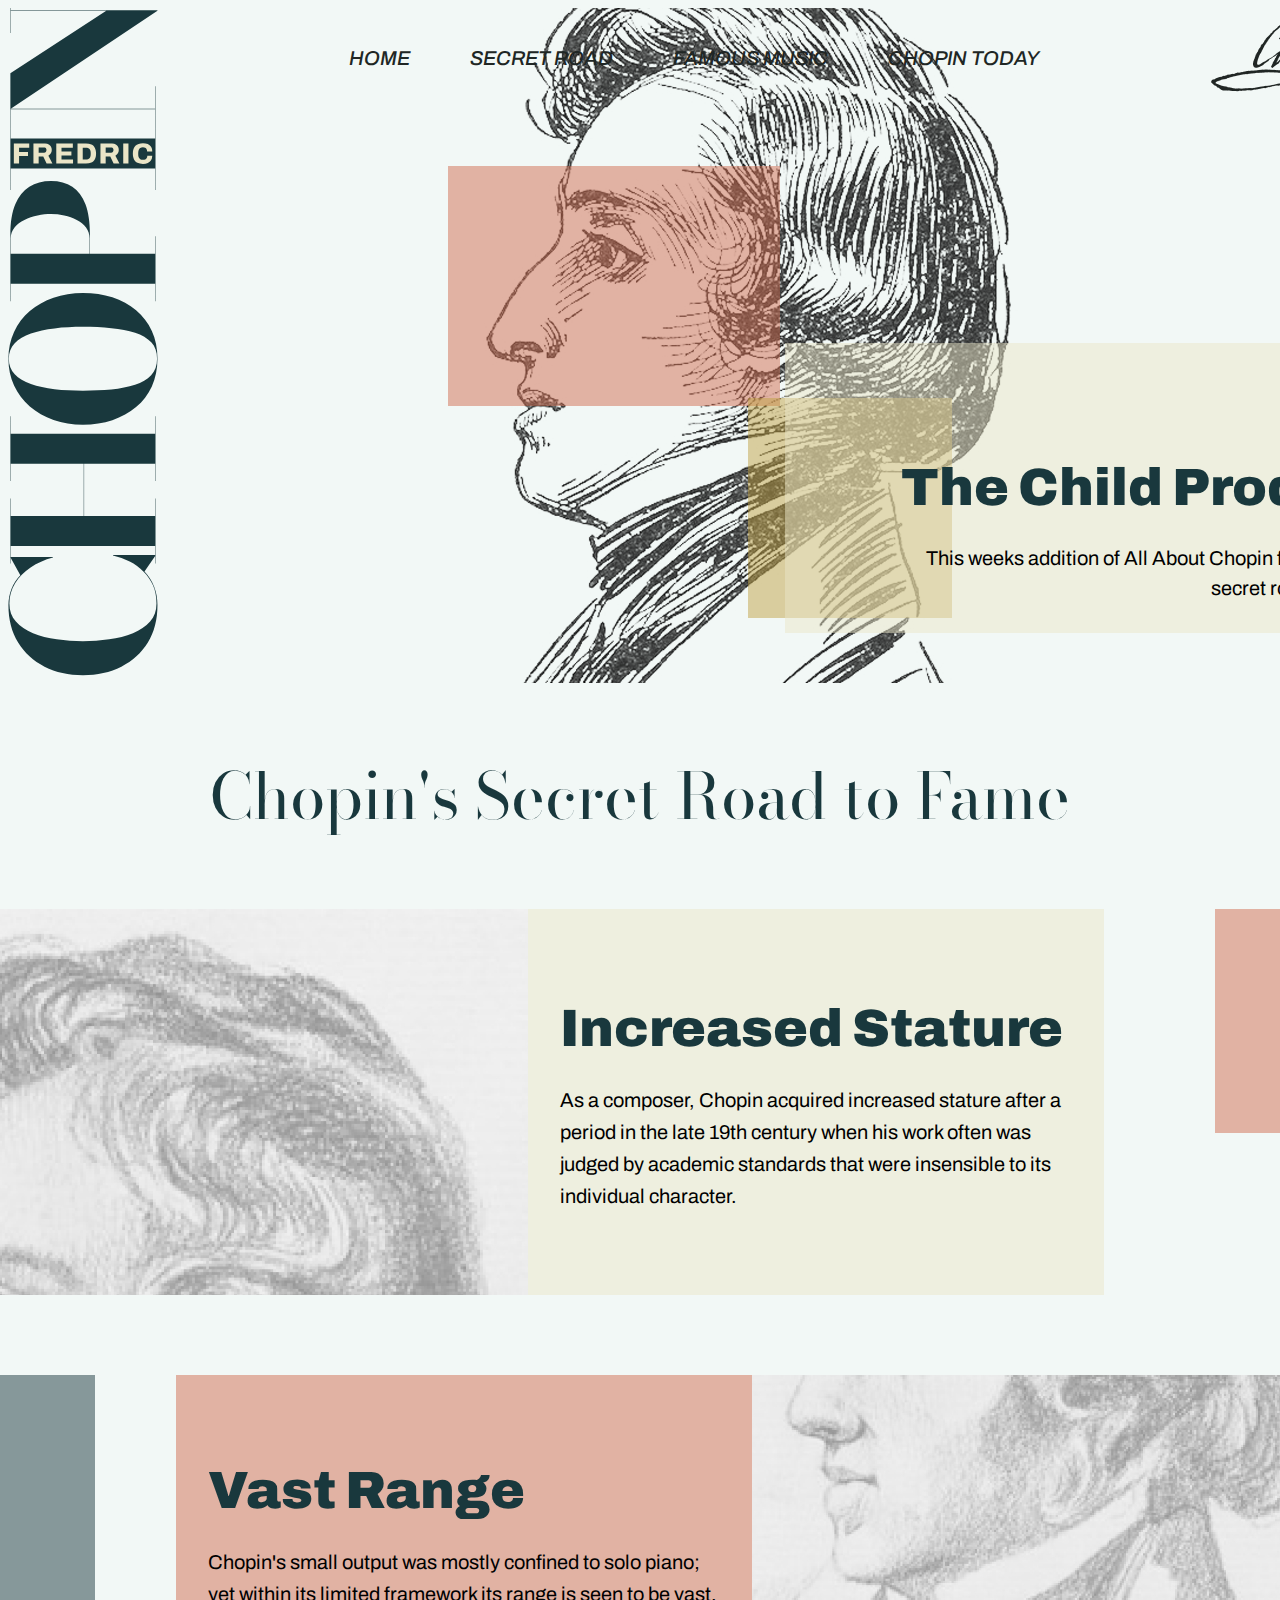
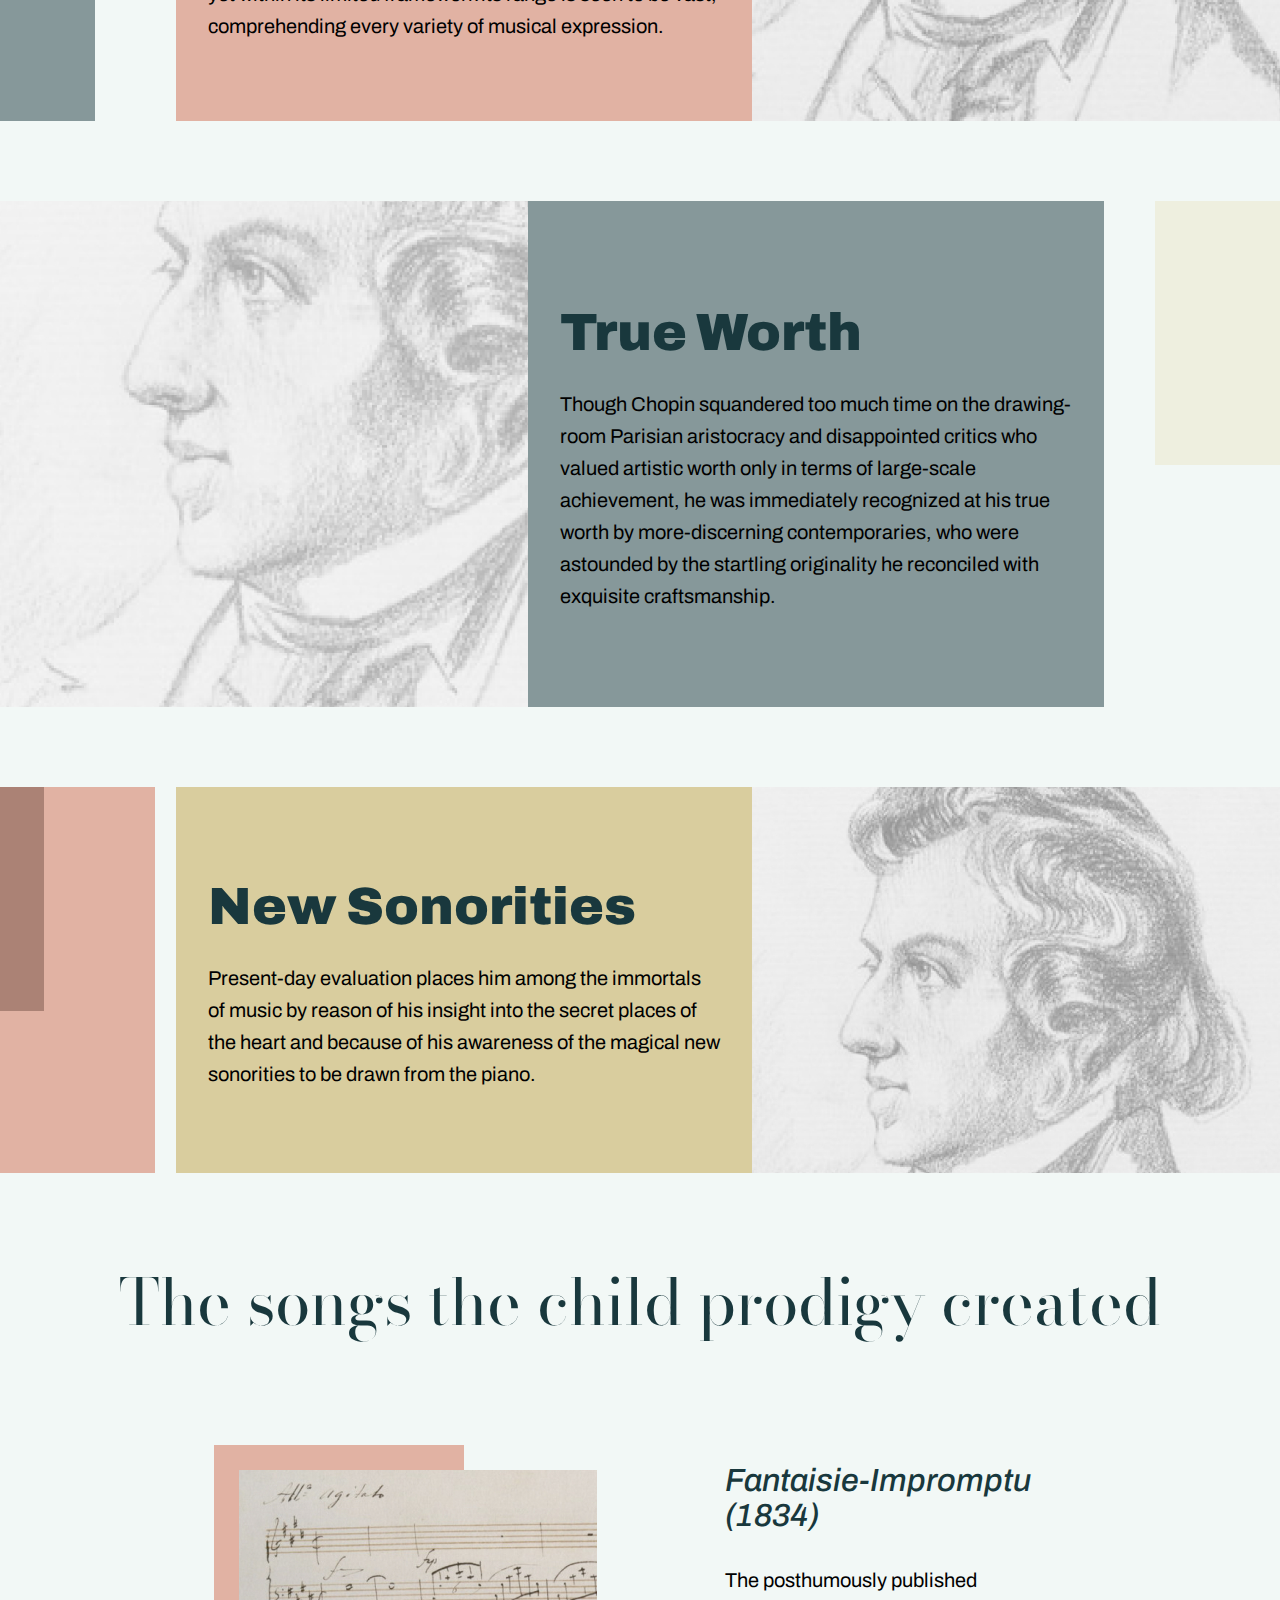
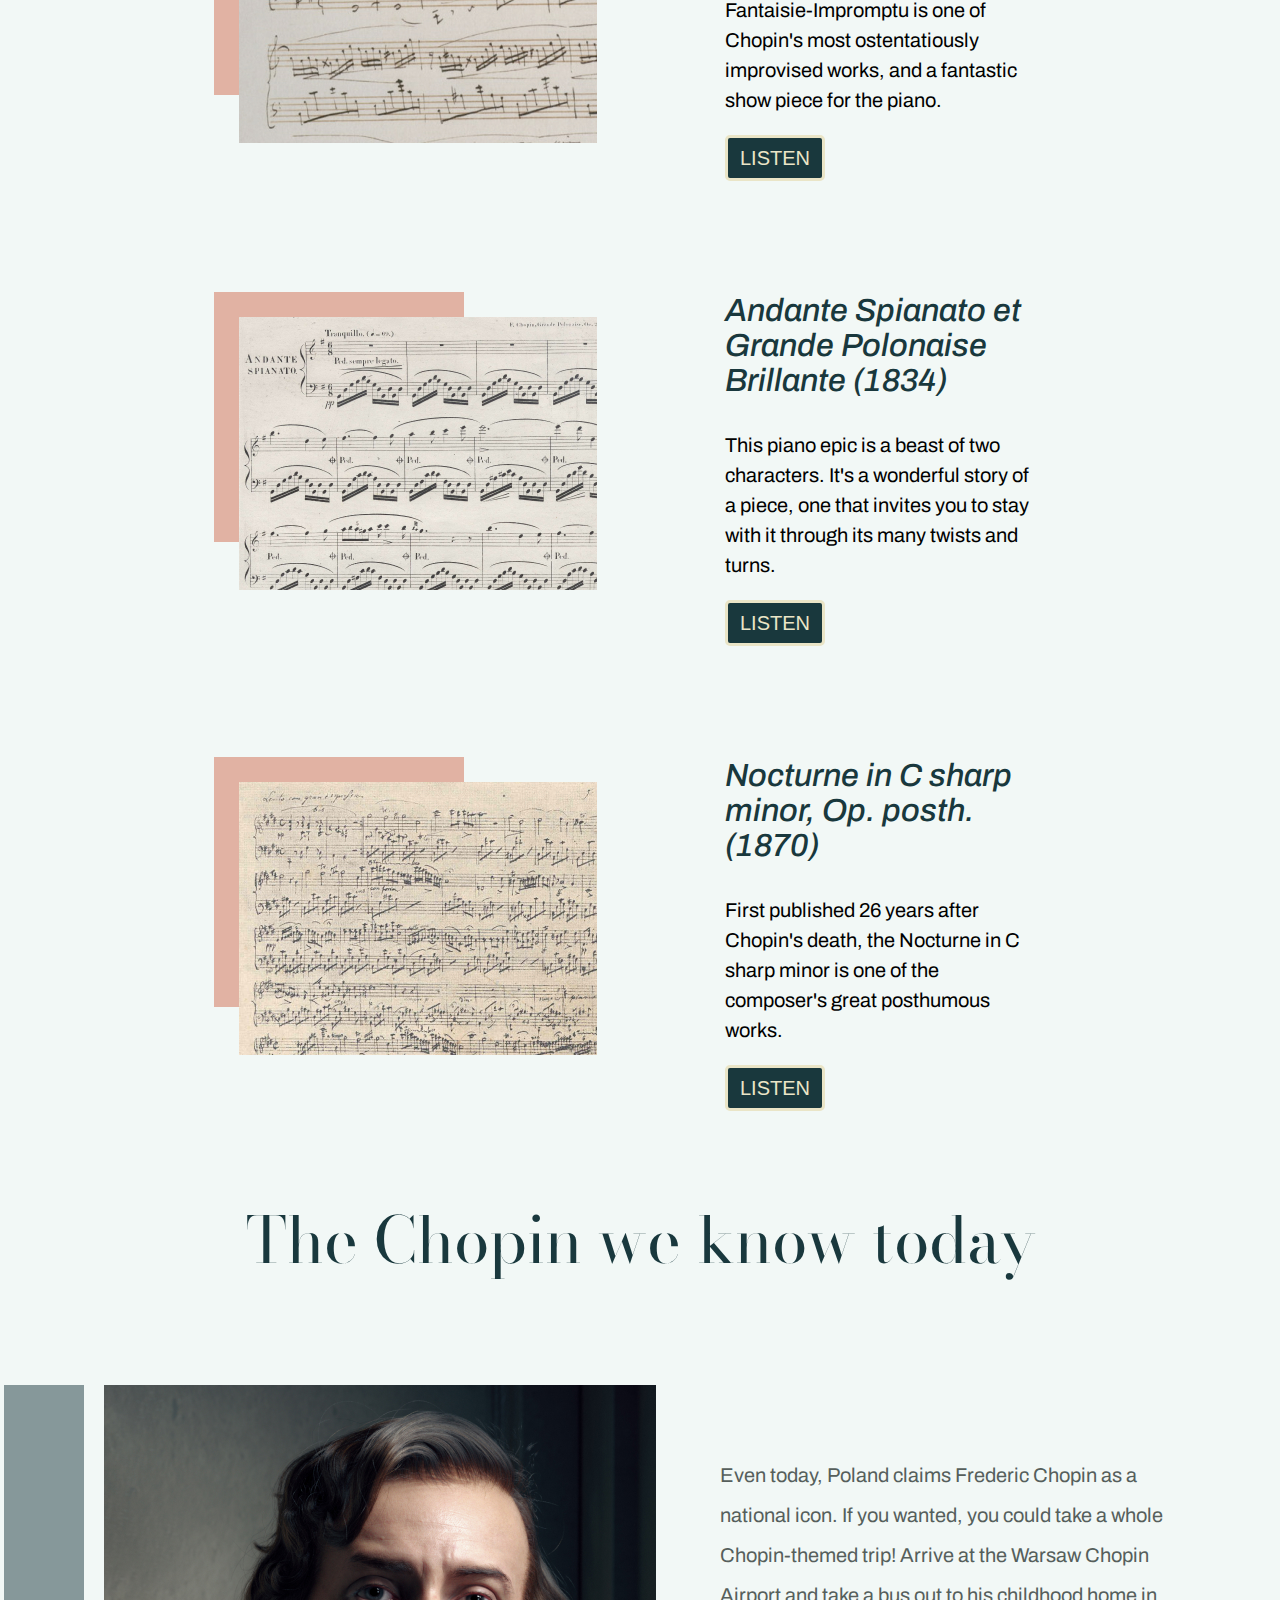
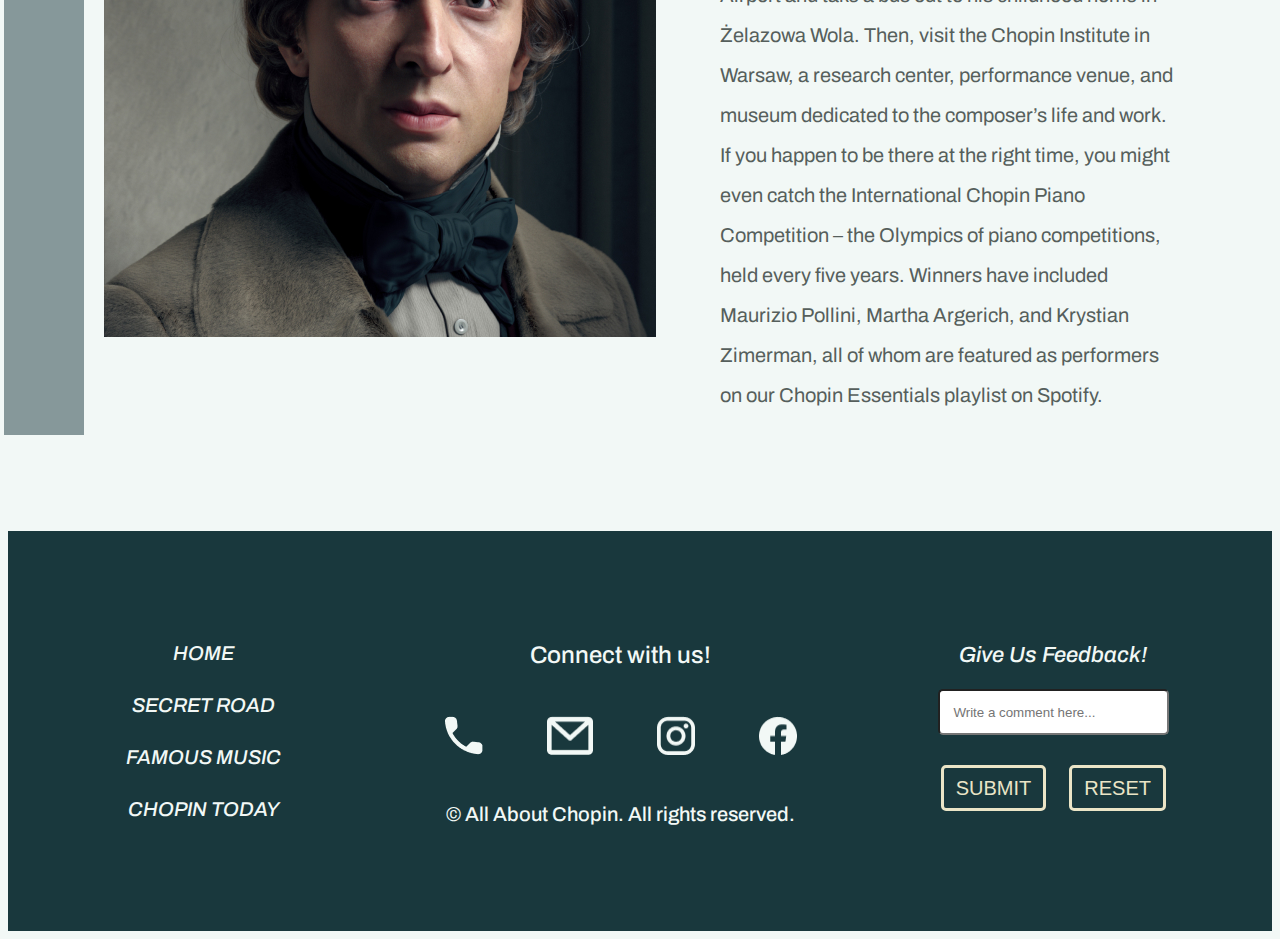
<file: index.html>
<!DOCTYPE html>
<html lang="en">
	<head>
		<meta charset="UTF-8" />
		<meta http-equiv="X-UA-Compatible" content="IE=edge" />
		<meta name="viewport" content="width=device-width, initial-scale=1.0" />
		<link
			rel="stylesheet"
			href="https://cdnjs.cloudflare.com/ajax/libs/font-awesome/6.4.0/css/all.min.css"
			integrity="sha512-iecdLmaskl7CVkqkXNQ/ZH/XLlvWZOJyj7Yy7tcenmpD1ypASozpmT/E0iPtmFIB46ZmdtAc9eNBvH0H/ZpiBw=="
			crossorigin="anonymous"
			referrerpolicy="no-referrer" />
		<link rel="stylesheet" href="style.css" />
		<title>Biography Site</title>
	</head>
	<body>
		<div class="container">
			<div class="hero">
				<div class="navigation" id="home">
					<div class="spacer"></div>
					<nav>
						<ul>
							<li><a href="#home">Home</a></li>
							<li><a href="#road-to-fame">Secret Road</a></li>
							<li><a href="#music-section">Famous Music</a></li>
							<li><a href="#chopin-section">Chopin Today</a></li>
						</ul>
					</nav>
					<div class="logo">
						<img src="img/logo.png" alt="All About Chopin" />
					</div>
				</div>
				<div class="hero-title">
					<img src="img/name-title2.svg" alt="Fredric Chopin" />
				</div>
				<div class="hero-boxes"></div>
				<div class="box1"></div>
				<div class="box2"></div>
				<div class="box3">
					<div class="hero-subtitle">
						<h2>The Child Prodigy</h2>
						<p>
							This weeks addition of All About Chopin featuring his<br />
							secret road to fame.
						</p>
					</div>
				</div>
				</div>
			</div>

			<div class="back-btn">
				<a href="#home"><i class="fa-solid fa-arrow-up"></i></a>
			</div>

			<div class="road-to-fame" id="road-to-fame">
				<h1>Chopin's Secret Road to Fame</h1>
				<div class="section1">
					<div class="img1">
						<img src="img/img-1.jpg" alt="Chopin" />
					</div>
					<div class="info">
						<h2>Increased Stature</h2>
						<p>
							As a composer, Chopin acquired increased stature after a period in
							the late 19th century when his work often was judged by academic
							standards that were insensible to its individual character.
						</p>
					</div>
					<div class="color-block"></div>
				</div>
				<div class="section2">
					<div class="info">
						<h2>Vast Range</h2>
						<p>
							Chopin's small output was mostly confined to solo piano; yet
							within its limited framework its range is seen to be vast,
							comprehending every variety of musical expression.
						</p>
					</div>
					<div class="img2">
						<img src="img/img-2.jpg" alt="Chopin" />
					</div>
				</div>
				<div class="section3">
					<div class="img3">
						<img src="img/img-3.jpg" alt="Chopin" />
					</div>
					<div class="info">
						<h2>True Worth</h2>
						<p>
							Though Chopin squandered too much time on the drawing-room
							Parisian aristocracy and disappointed critics who valued artistic
							worth only in terms of large-scale achievement, he was immediately
							recognized at his true worth by more-discerning contemporaries,
							who were astounded by the startling originality he reconciled with
							exquisite craftsmanship.
						</p>
					</div>
				</div>
				<div class="section4">
					<div class="info">
						<h2>New Sonorities</h2>
						<p>
							Present-day evaluation places him among the immortals of music by
							reason of his insight into the secret places of the heart and
							because of his awareness of the magical new sonorities to be drawn
							from the piano.
						</p>
					</div>
					<div class="img4">
						<img src="img/img-4.jpg" alt="Chopin" />
					</div>
				</div>
			</div>

			<div class="music-section" id="music-section">
				<h1>The songs the child prodigy created</h1>
				<div class="pic-info">
					<div class="music-pic">
						<img src="img/sheet-music-1.jpg" alt="Fantasie-Impromptu 1834" />
					</div>
					<div class="music-info">
						<h3>Fantaisie-Impromptu (1834)</h3>
						<p>
							The posthumously published Fantaisie-Impromptu is one of Chopin's
							most ostentatiously improvised works, and a fantastic show piece
							for the piano.
						</p>
						<a href="https://youtu.be/Gus4dnQuiGk"><button>listen</button></a>
					</div>
				</div>
				<div class="pic-info">
					<div class="music-pic">
						<img
							src="img/sheet-music-2.jpg"
							alt="Andante Spianato et Grande Polonaise Brillante (1834)" />
						<div class="yellow-box"></div>
						<div class="red-box"></div>
					</div>
					<div class="music-info">
						<h3>Andante Spianato et Grande Polonaise Brillante (1834)</h3>
						<p>
							This piano epic is a beast of two characters. It's a wonderful
							story of a piece, one that invites you to stay with it through its
							many twists and turns.
						</p>
						<a href="https://youtu.be/jJ130s7BiSM"><button>listen</button></a>
					</div>
				</div>
				<div class="pic-info">
					<div class="music-pic">
						<img
							src="img/sheet-music-3.jpg"
							alt="Nocturne in C sharp minor, Op. posth. (1870)" />
						<div class="blue-box"></div>
						<div class="gold-box"></div>
					</div>
					<div class="music-info">
						<h3>Nocturne in C sharp minor, Op. posth. (1870)</h3>
						<p>
							First published 26 years after Chopin's death, the Nocturne in C
							sharp minor is one of the composer's great posthumous works.
						</p>
						<a href="https://youtu.be/DqpPRj6UZqc"><button>listen</button></a>
					</div>
				</div>
			</div>

			<div class="chopin-section" id="chopin-section">
				<h1>The Chopin we know today</h1>
				<div class="info-part">
					<div class="photo">
						<img class="last-photo"
							src="img/chopin-img.jpg"
							alt="Fully rendered image of Fredric Chopin" />
					</div>
					<div class="last-info">
						<p>
							Even today, Poland claims Frederic Chopin as a national icon. If
							you wanted, you could take a whole Chopin-themed trip! Arrive at
							the Warsaw Chopin Airport and take a bus out to his childhood home
							in Żelazowa Wola. Then, visit the Chopin Institute in Warsaw, a
							research center, performance venue, and museum dedicated to the
							composer’s life and work. If you happen to be there at the right
							time, you might even catch the International Chopin Piano
							Competition – the Olympics of piano competitions, held every five
							years. Winners have included Maurizio Pollini, Martha Argerich,
							and Krystian Zimerman, all of whom are featured as performers on
							our Chopin Essentials playlist on Spotify.
						</p>
					</div>
				</div>
			</div>

			<footer>
				<div class="site-map">
					<ul>
						<li><a href="#home">Home</a></li>
						<li><a href="#road-to-fame">Secret Road</a></li>
						<li><a href="#music-section">Famous Music</a></li>
						<li><a href="#chopin-section">Chopin Today</a></li>
					</ul>
				</div>
				<div class="contact-info">
					<div class="connect">
						<p>Connect with us!</p>
					</div>
					<div class="icons">
						<img src="img/phone-button.png" alt="Call Us" />
						<img src="img/email-button.png" alt="Email Us" />
						<img src="img/instagram.png" alt="Find Us on Instagram" />
						<img src="img/facebook.png" alt="Find Us on Facebook" />
					</div>
					<div class="copyright">
						<p>&copy; All About Chopin. All rights reserved.</p>
					</div>
				</div>
				<form action="confirm.html">
					<p>Give Us Feedback!</p>
					<div>
						<label for="fdback"></label>
						<input
							type="text"
							id="fdback"
							placeholder="Write a comment here..." />
					</div>
					<button type="submit">Submit</button>
					<button type="reset">Reset</button>
				</form>
			</footer>
		</div>

		<script src="script.js"></script>

	</body>

</html>
</file>
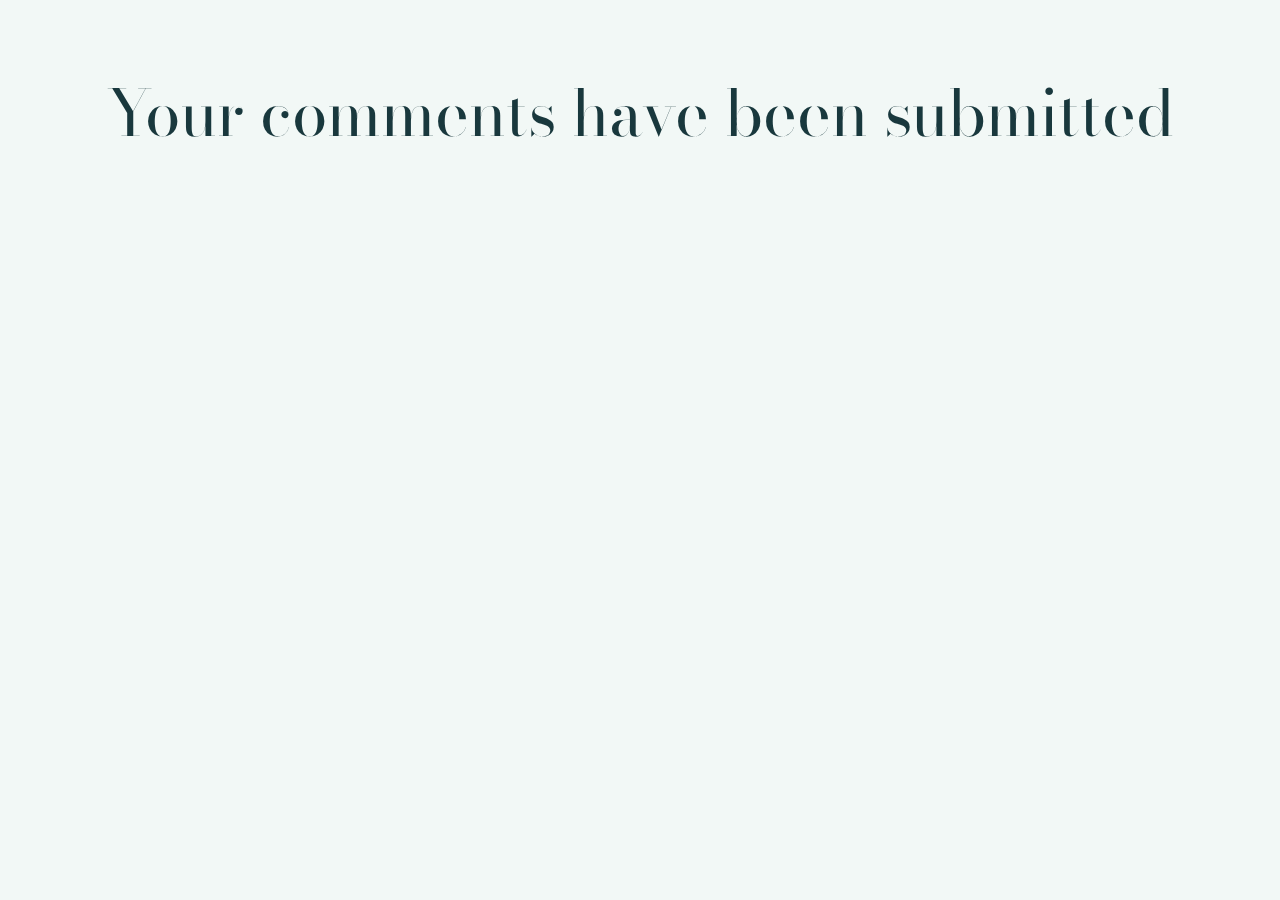
<file: confirm.html>
<!DOCTYPE html>
<html lang="en">
	<head>
		<meta charset="UTF-8" />
		<meta http-equiv="X-UA-Compatible" content="IE=edge" />
		<meta name="viewport" content="width=device-width, initial-scale=1.0" />
		<link rel="stylesheet" href="style.css" />
		<title>Document</title>
	</head>
	<body>
		<h1>Your comments have been submitted</h1>
	</body>
</html>
</file>
<file: style.css>
/* fonts */
@import url("https://fonts.googleapis.com/css2?family=Archivo:ital,wght@0,200;0,400;0,500;0,800;0,900;1,500&family=Bodoni+Moda:wght@700&display=swap");

/* variables */
:root {
	--primary: rgb(208, 108, 79);
	--primary50: rgba(208, 108, 79, 0.5);
	--secondary: rgb(25, 56, 61);
	--secondary50: rgba(25, 56, 61, 0.5);
	--accent: rgb(191, 162, 70);
	--accent50: rgba(191, 162, 70, 0.5);
	--accent2: rgb(234, 229, 199);
	--accent250: rgba(234, 229, 199, 0.5);
	--gray100: rgb(242, 248, 246);
	--gray300: rgb(206, 215, 212);
	--gray500: rgb(129, 139, 136);
	--gray700: rgb(86, 95, 92);
	--gray900: rgb(32, 38, 36);
}

/* fonts settings */
h1 {
	font-size: 64px;
	font-style: regular;
	font-weight: 400;
	color: var(--secondary);
	font-family: "Bodoni Moda", serif;
	margin: 1em 0em;
	display: flex;
	justify-content: center;
	align-items: center;
}
h2 {
	font-size: 52.5px;
	font-weight: 900;
	line-height: 25px;
	color: var(--secondary);
}
h3 {
	font-size: 32px;
	font-weight: 500;
	font-style: italic;
	line-height: 50px;
	color: var(--secondary);
}
p {
	font-size: 20px;
	font-weight: 400;
	/* color/line height changes  */
}

/* button settings */
button {
	font-size: 20px;
	line-height: 30px;
	text-transform: uppercase;
	color: var(--accent2);
	background-color: var(--secondary);
	border: 3px solid var(--accent2);
	border-radius: 5px;
	padding: 5px 12px;
	transition: background-color 0.5s;
}
button:hover {
	background-color: var(--accent2);
	color: var(--secondary);
	border-color: var(--secondary);
}

/* back button settings */
html {
	scroll-behavior: smooth;
}
.back-btn a {
	font-size: 30px;
	color: var(--primary);
}
.back-btn {
	position: fixed;
	right: 20px;
	bottom: 20px;
	display: none;
	z-index: 1000;
}
.back-btn a:hover {
	color: var(--accent);
}

/* document settings */
body {
	font-family: "Archivo", sans-serif;
	background-color: var(--gray100);
}
.container {
	width: 1440px;
	margin: 0 auto;
}

/* navigation */
.navigation {
	height: 100px;
	display: flex;
	justify-content: space-between;
	align-items: center;
	padding: 0 3em;
}
nav {
	padding-left: 5em;
}
nav li,
footer li {
	list-style-type: none;
	justify-content: center;
	font-size: 20px;
	font-weight: 500;
	font-style: italic;
	text-transform: uppercase;
	margin: 30px;
}
nav a {
	color: var(--gray900);
	text-decoration: none;
}
nav ul {
	display: flex;
}

/* navigation hover state */
nav a:hover {
	border-bottom: 10px solid var(--primary50);
}
.site-map a:hover {
	color: var(--primary);
}

/* name title */
.hero {
	position: relative;
	background: url(img/better-hero-crop.png);
	height: 75vh;
	background-size: cover;
	background-position: center;
}
.hero-title {
	position: absolute;
	left: 0;
	top: 0;
	bottom: 0;
}
.hero-title img {
	height: 100%;
}
.hero-img {
	background-image: cover;
}

/* hero boxes/subtitle */
.box1 {
	background-color: var(--primary50);
	width: 332px;
	height: 240px;
	position: absolute;
	left: 440px;
	top: 158px;
}
.box2 {
	background-color: var(--accent50);
	width: 204px;
	height: 220px;
	position: absolute;
	left: 740px;
	top: 390px;
}
.box3 {
	background-color: var(--accent250);
	width: 633px;
	height: 290px;
	position: absolute;
	right: 30px;
	bottom: 50px;
}
.hero-subtitle {
	text-align: right;
	padding: 5.5em 2em 1.5em 0;
}
.hero-subtitle p {
	line-height: 1.5em;
}

/* road to fame section */
img {
	display: block;
}
.road-to-fame {
	width: 1152px;
	margin: 0 auto;
}
.road-to-fame > div {
	display: flex;
	justify-content: center;
	align-items: center;
	margin-bottom: 5em;
}
.section1 {
	background-color: var(--accent250);
	height: 386px;
	position: relative;
	left: -7em;
}
.section1::before {
	content: "";
	display: block;
	z-index: -1000px;
	width: 189px;
	height: 224px;
	background: var(--primary50);
	position: absolute;
	top: 0px;
	right: -300px;
}
.section2 {
	background-color: var(--primary50);
	height: 346px;
	position: relative;
	right: -7em;
}
.section2::before {
	content: "";
	display: block;
	z-index: -1000px;
	width: 189px;
	height: 346px;
	background: var(--secondary50);
	position: absolute;
	top: 0px;
	left: -270px;
}
.section3 {
	background-color: var(--secondary50);
	height: 506px;
	position: relative;
	left: -7em;
}
.section3::before {
	content: "";
	display: block;
	z-index: -1000px;
	width: 219px;
	height: 264px;
	background: var(--accent250);
	position: absolute;
	top: 0px;
	right: -270px;
}
.section3::after {
	content: "";
	display: block;
	z-index: -1000px;
	width: 80px;
	height: 506px;
	background: var(--accent50);
	position: absolute;
	top: 0px;
	right: -270px;
}
.section4 {
	background-color: var(--accent50);
	height: 386px;
	position: relative;
	right: -7em;
}
.section4::before {
	content: "";
	display: block;
	z-index: -1000px;
	width: 138px;
	height: 224px;
	background: var(--secondary50);
	position: absolute;
	top: 0px;
	left: -270px;
}
.section4::after {
	content: "";
	display: block;
	z-index: -1000px;
	width: 159px;
	height: 386px;
	background: var(--primary50);
	position: absolute;
	top: 0px;
	left: -180px;
}
.info {
	justify-content: left;
	line-height: 2em;
	gap: 0em;
	padding: 2em;
}

/* music section */
.pic-info {
	display: flex;
	justify-content: center;
	align-items: center;
	gap: 8em;
	position: relative;
	margin: 5em 0;
}
.music-pic {
	display: flex;
	justify-content: center;
	align-items: center;
	position: relative;
}
.music-pic::before {
	content: "";
	display: block;
	z-index: -1;
	width: 250px;
	height: 250px;
	background: var(--primary50);
	position: absolute;
	top: -25px;
	left: -25px;
}
.music-info {
	position: relative;
	width: 25%;
	gap: 17px;
}
.music-info h3 {
	line-height: 35px;
}
.music-info p {
	line-height: 30px;
}

/* chopin-section */
.info-part {
	display: flex;
	justify-content: center;
	margin: 6em;
	gap: 4em;
}
.last-info p {
	line-height: 40px;
	color: var(--gray700);
	padding-top: 2.5em;
}
.photo {
	position: relative;
}
.photo::before {
	content: "";
	position: absolute;
	display: block;
	width: 80px;
	background: var(--secondary50);
	z-index: -1000;
	top: 0;
	bottom: 0;
	left: -100px;
}

/* footer */
footer {
	background-color: var(--secondary);
	height: 336px;
	padding: 2em 6em 2em 3em;
	text-align: center;
	display: flex;
	justify-content: space-between;
	align-items: center;
}
footer a {
	text-decoration: none;
	color: var(--gray100);
}
.site-map p {
	line-height: 70px;
	color: var(--gray100);
}
.contact-info {
	display: inline-block;
	justify-content: center;
	align-items: center;
}
.connect p {
	align-items: center;
}
.contact-info p {
	font-size: 24px;
	font-weight: 500;
	color: var(--gray100);
}
.icons {
	display: flex;
	justify-content: center;
	gap: 4em;
}
.copyright p {
	font-size: 20px;
}

/* form within footer */
form p {
	font-size: 22px;
	font-weight: 500;
	font-style: italic;
	color: var(--gray100);
}
.icons {
	margin: 3em 0;
}
form input {
	width: 200px;
	padding: 1em;
	justify-content: center;
	border-radius: 5px;
}
form > button {
	margin: 1.5em 0.5em;
}
</file>
